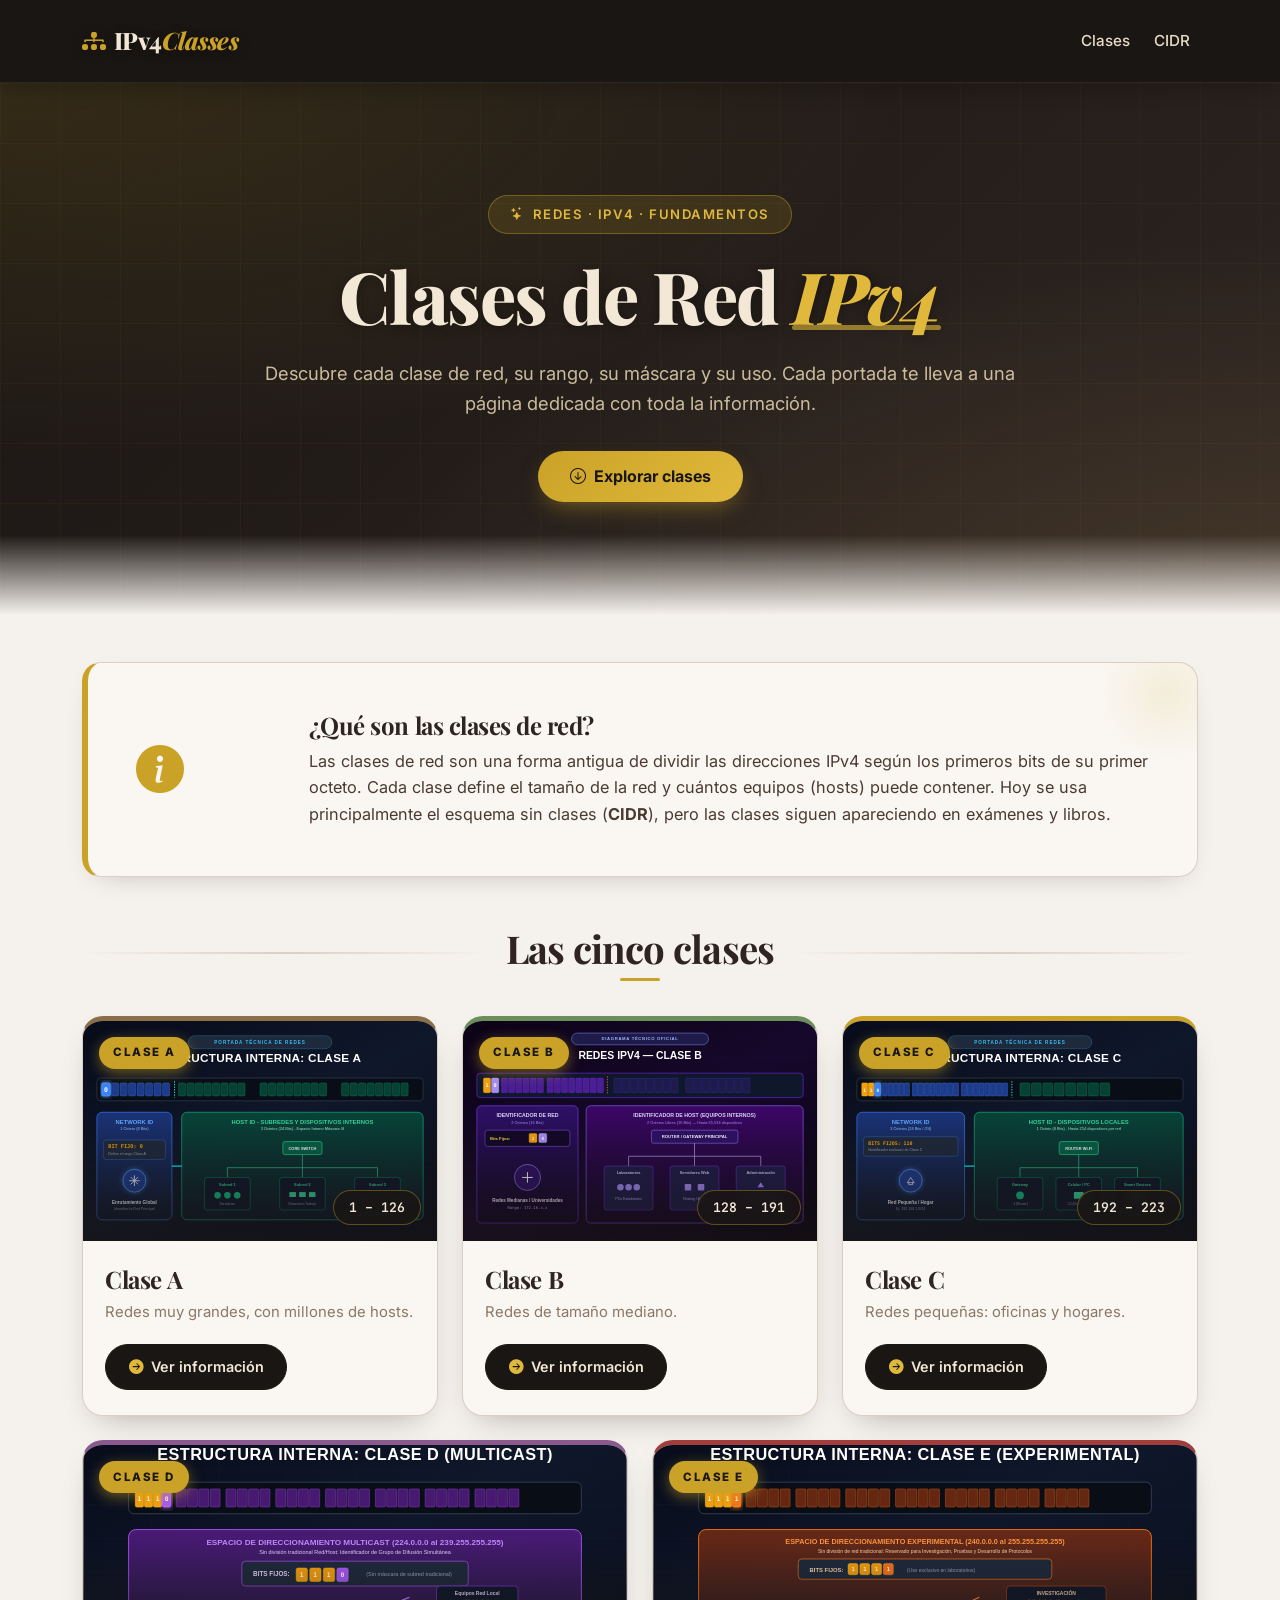
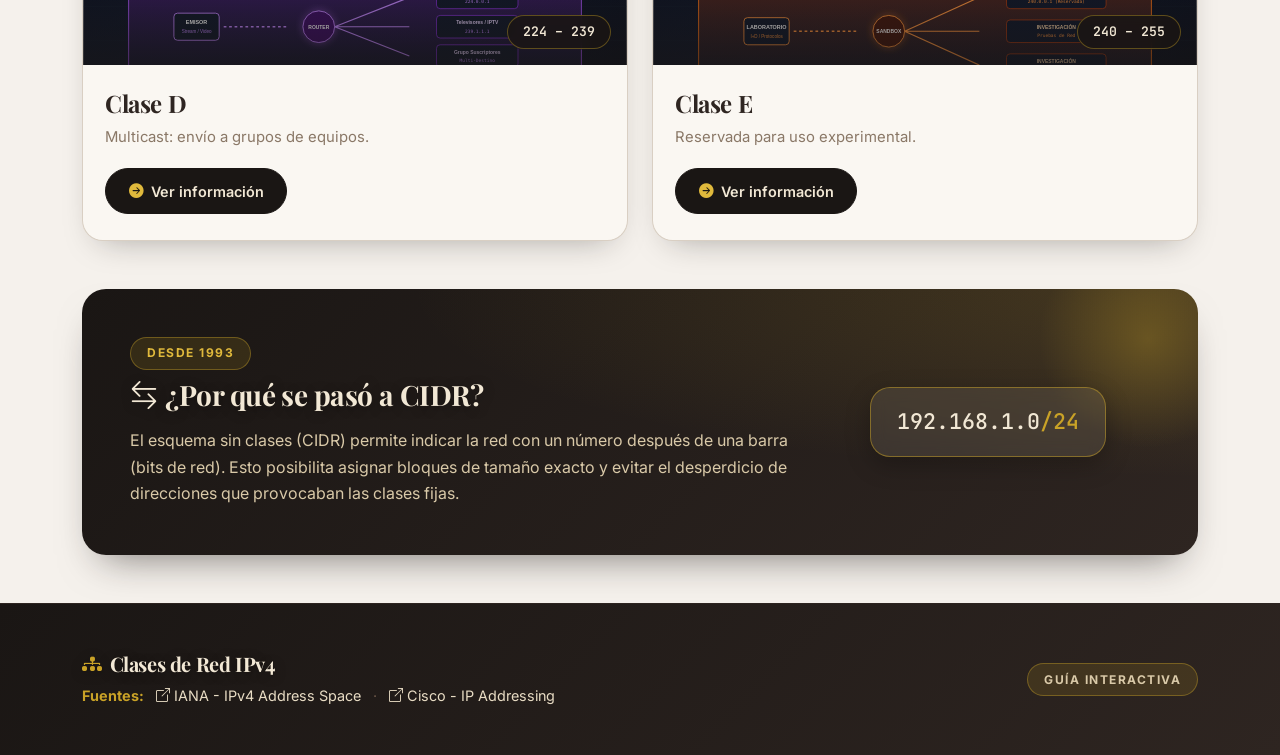
<file: index.html>
<!DOCTYPE html>
<html lang="es">
<head>
  <meta charset="UTF-8">
  <meta name="viewport" content="width=device-width, initial-scale=1.0">
  <title>Clases de Red IPv4 | Guía Interactiva</title>

  <link href="https://cdn.jsdelivr.net/npm/bootstrap@5.3.2/dist/css/bootstrap.min.css" rel="stylesheet">
  <link rel="stylesheet" href="https://cdn.jsdelivr.net/npm/bootstrap-icons@1.11.1/font/bootstrap-icons.css">
  <link rel="preconnect" href="https://fonts.googleapis.com">
  <link rel="preconnect" href="https://fonts.gstatic.com" crossorigin>
  <link href="https://fonts.googleapis.com/css2?family=Playfair+Display:wght@600;700;800&family=Inter:wght@300;400;500;600;700&family=JetBrains+Mono:wght@500&display=swap" rel="stylesheet">

  <link rel="stylesheet" href="css/styles.css">
</head>
<body>

  <!-- ===== NAVBAR ===== -->
  <nav class="navbar navbar-expand-lg navbar-custom sticky-top">
    <div class="container">
      <a class="navbar-brand" href="index.html">
        <i class="bi bi-diagram-3-fill me-2"></i>IPv4<span class="brand-accent">Classes</span>
      </a>
      <button class="navbar-toggler" type="button" data-bs-toggle="collapse" data-bs-target="#navMenu">
        <span class="navbar-toggler-icon"></span>
      </button>
      <div class="collapse navbar-collapse" id="navMenu">
        <ul class="navbar-nav ms-auto">
          <li class="nav-item"><a class="nav-link" href="#clases">Clases</a></li>
          <li class="nav-item"><a class="nav-link" href="#cidr">CIDR</a></li>
        </ul>
      </div>
    </div>
  </nav>

  <!-- ===== HERO ===== -->
  <header class="hero text-center">
    <div class="hero-overlay"></div>
    <div class="container position-relative py-5">
      <span class="badge-hero mb-4 d-inline-block">
        <i class="bi bi-stars me-2"></i>Redes · IPv4 · Fundamentos
      </span>
      <h1 class="hero-title mb-4">
        Clases de Red <span class="accent-word">IPv4</span>
      </h1>
      <p class="hero-subtitle mx-auto">
        Descubre cada clase de red, su rango, su máscara y su uso.
        Cada portada te lleva a una página dedicada con toda la información.
      </p>
      <a href="#clases" class="btn btn-gold btn-lg mt-3">
        <i class="bi bi-arrow-down-circle me-2"></i>Explorar clases
      </a>
    </div>
  </header>

  <main class="container my-5">

    <!-- ===== INTRO ===== -->
    <section class="mb-5">
      <div class="intro-card p-4 p-md-5">
        <div class="row align-items-center g-4">
          <div class="col-md-2 text-center text-md-start">
            <i class="bi bi-info-circle-fill intro-icon"></i>
          </div>
          <div class="col-md-10">
            <h2 class="h4 mb-2">¿Qué son las clases de red?</h2>
            <p class="mb-0">
              Las clases de red son una forma antigua de dividir las direcciones IPv4 según los primeros bits
              de su primer octeto. Cada clase define el tamaño de la red y cuántos equipos (hosts) puede contener.
              Hoy se usa principalmente el esquema sin clases (<strong>CIDR</strong>), pero las clases siguen
              apareciendo en exámenes y libros.
            </p>
          </div>
        </div>
      </div>
    </section>

    <!-- ===== PORTADAS DE LAS 5 CLASES ===== -->
    <section id="clases">
      <div class="section-title">
        <span class="section-line"></span>
        <h2>Las cinco clases</h2>
        <span class="section-line"></span>
      </div>

      <div class="row g-4">

        <div class="col-md-6 col-lg-4">
          <div class="portada-card portada-a">
            <div class="portada-img">
              <img src="img/clase-a.svg" alt="Portada Clase A">
              <span class="portada-badge">Clase A</span>
              <span class="portada-rango">1 – 126</span>
            </div>
            <div class="portada-body">
              <h3>Clase A</h3>
              <p class="portada-desc">Redes muy grandes, con millones de hosts.</p>
              <a href="clase-a.html" class="btn btn-portada">
                <i class="bi bi-arrow-right-circle-fill me-2"></i>Ver información
              </a>
            </div>
          </div>
        </div>

        <div class="col-md-6 col-lg-4">
          <div class="portada-card portada-b">
            <div class="portada-img">
              <img src="img/clase-b.svg" alt="Portada Clase B">
              <span class="portada-badge">Clase B</span>
              <span class="portada-rango">128 – 191</span>
            </div>
            <div class="portada-body">
              <h3>Clase B</h3>
              <p class="portada-desc">Redes de tamaño mediano.</p>
              <a href="clase-b.html" class="btn btn-portada">
                <i class="bi bi-arrow-right-circle-fill me-2"></i>Ver información
              </a>
            </div>
          </div>
        </div>

        <div class="col-md-6 col-lg-4">
          <div class="portada-card portada-c">
            <div class="portada-img">
              <img src="img/clase-c.svg" alt="Portada Clase C">
              <span class="portada-badge">Clase C</span>
              <span class="portada-rango">192 – 223</span>
            </div>
            <div class="portada-body">
              <h3>Clase C</h3>
              <p class="portada-desc">Redes pequeñas: oficinas y hogares.</p>
              <a href="clase-c.html" class="btn btn-portada">
                <i class="bi bi-arrow-right-circle-fill me-2"></i>Ver información
              </a>
            </div>
          </div>
        </div>

        <div class="col-md-6 col-lg-6">
          <div class="portada-card portada-d">
            <div class="portada-img">
              <img src="img/clase-d.svg" alt="Portada Clase D">
              <span class="portada-badge">Clase D</span>
              <span class="portada-rango">224 – 239</span>
            </div>
            <div class="portada-body">
              <h3>Clase D</h3>
              <p class="portada-desc">Multicast: envío a grupos de equipos.</p>
              <a href="clase-d.html" class="btn btn-portada">
                <i class="bi bi-arrow-right-circle-fill me-2"></i>Ver información
              </a>
            </div>
          </div>
        </div>

        <div class="col-md-6 col-lg-6">
          <div class="portada-card portada-e">
            <div class="portada-img">
              <img src="img/clase-e.svg" alt="Portada Clase E">
              <span class="portada-badge">Clase E</span>
              <span class="portada-rango">240 – 255</span>
            </div>
            <div class="portada-body">
              <h3>Clase E</h3>
              <p class="portada-desc">Reservada para uso experimental.</p>
              <a href="clase-e.html" class="btn btn-portada">
                <i class="bi bi-arrow-right-circle-fill me-2"></i>Ver información
              </a>
            </div>
          </div>
        </div>

      </div>
    </section>

    <!-- ===== CIDR ===== -->
    <section class="mt-5" id="cidr">
      <div class="cidr-card p-4 p-md-5">
        <div class="row align-items-center g-4">
          <div class="col-lg-8">
            <span class="tag-gold mb-2 d-inline-block">Desde 1993</span>
            <h3 class="cidr-title mb-3">
              <i class="bi bi-arrow-left-right me-2"></i>¿Por qué se pasó a CIDR?
            </h3>
            <p class="mb-0">
              El esquema sin clases (CIDR) permite indicar la red con un número después de una barra
              (bits de red). Esto posibilita asignar bloques de tamaño exacto y evitar el desperdicio
              de direcciones que provocaban las clases fijas.
            </p>
          </div>
          <div class="col-lg-4 text-center">
            <div class="ejemplo-cidr">192.168.1.0<span class="text-gold">/24</span></div>
          </div>
        </div>
      </div>
    </section>

  </main>

  <!-- ===== FOOTER ===== -->
  <footer class="footer-custom py-5 mt-5">
    <div class="container">
      <div class="row align-items-center">
        <div class="col-md-6 mb-3 mb-md-0">
          <h5 class="mb-1"><i class="bi bi-diagram-3-fill me-2 text-gold"></i>Clases de Red IPv4</h5>
          <!-- Reemplazado el texto antiguo por los enlaces a fuentes -->
          <div class="footer-sources mt-2">
            <span class="source-label">Fuentes:</span>
            <a href="https://www.iana.org/assignments/ipv4-address-space/ipv4-address-space.xhtml" target="_blank" rel="noopener noreferrer">
              <i class="bi bi-box-arrow-up-right me-1"></i>IANA - IPv4 Address Space
            </a>
            <span class="source-sep">·</span>
            <a href="https://www.cisco.com/c/en/us/support/docs/ip/routing-information-protocol-rip/13788-3.html" target="_blank" rel="noopener noreferrer">
              <i class="bi bi-box-arrow-up-right me-1"></i>Cisco - IP Addressing
            </a>
          </div>
        </div>
        <div class="col-md-6 text-md-end">
          <!-- Eliminado el "Networking Fundamentals" y reemplazado por un texto de año o similar -->
          <span class="footer-tag">Guía Interactiva</span>
        </div>
      </div>
    </div>
  </footer>

  <script src="https://cdn.jsdelivr.net/npm/bootstrap@5.3.2/dist/js/bootstrap.bundle.min.js"></script>
  <script src="js/script.js"></script>
</body>
</html>
</file>
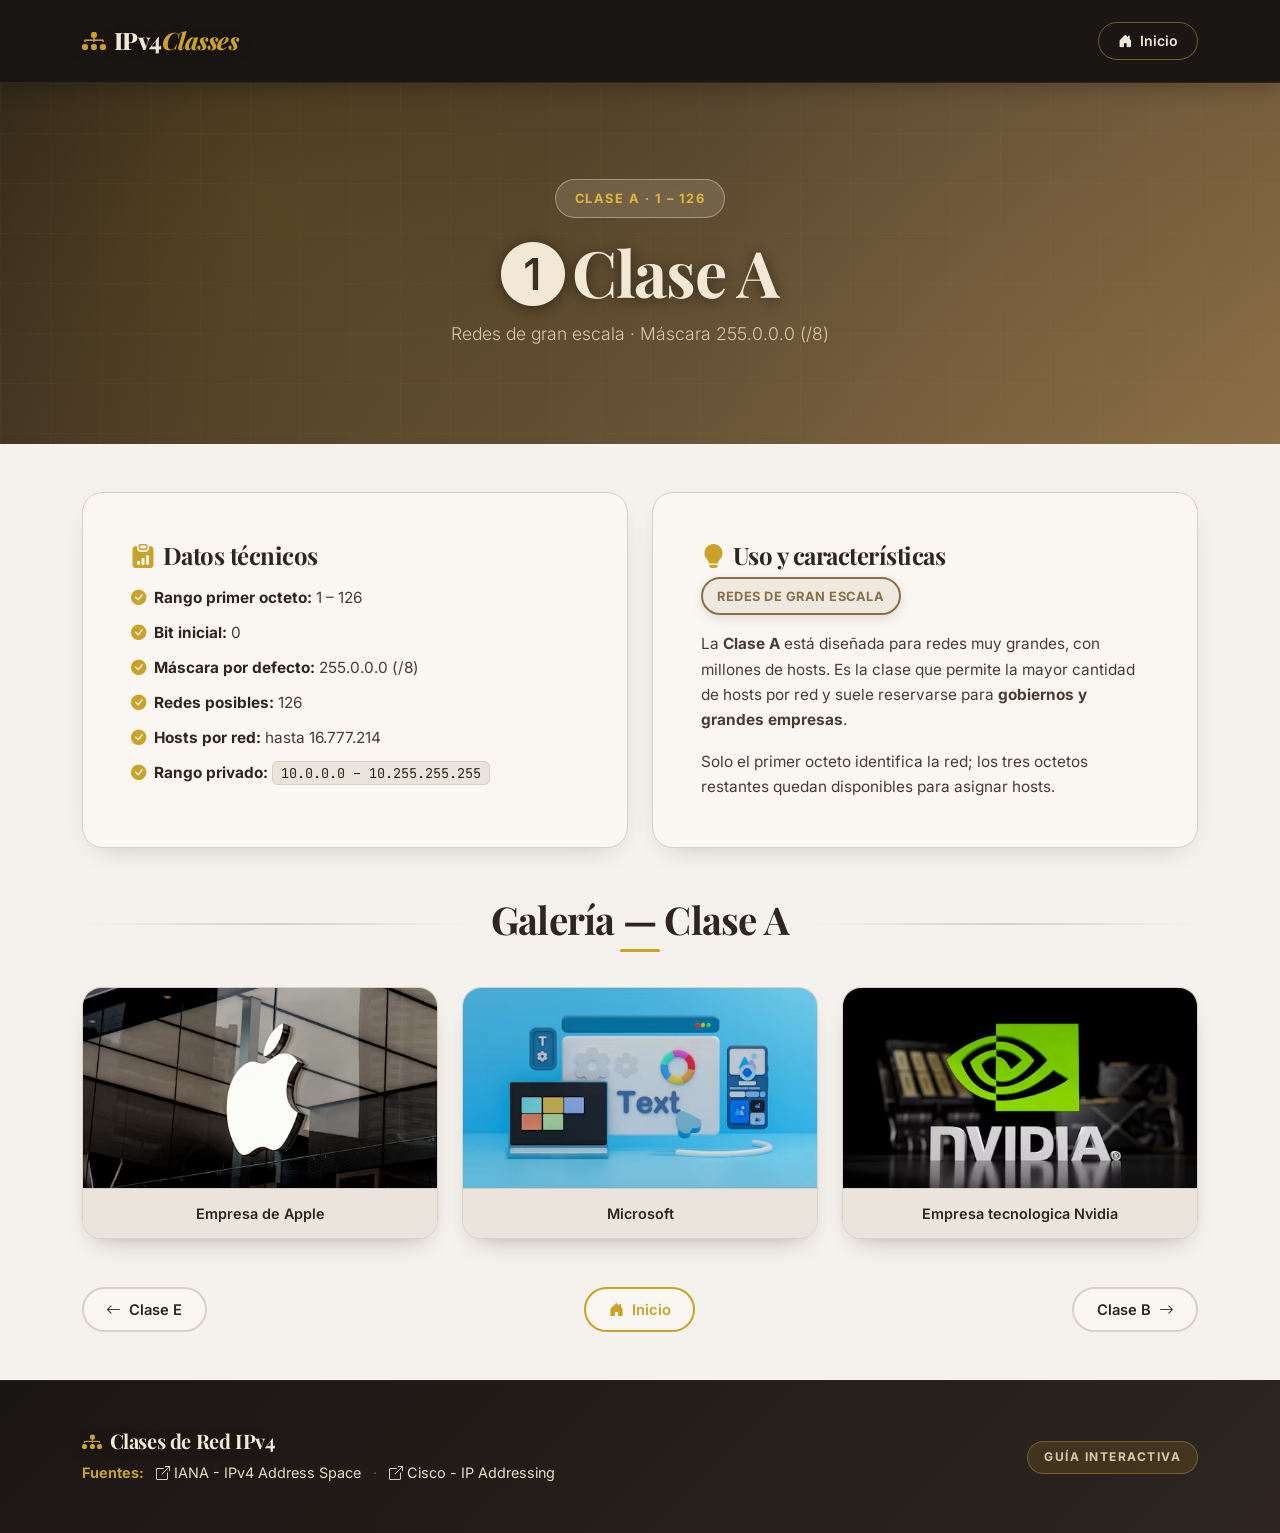
<file: clase-a.html>
<!DOCTYPE html>
<html lang="es">
<head>
  <meta charset="UTF-8">
  <meta name="viewport" content="width=device-width, initial-scale=1.0">
  <title>Clase A | Clases de Red IPv4</title>

  <link href="https://cdn.jsdelivr.net/npm/bootstrap@5.3.2/dist/css/bootstrap.min.css" rel="stylesheet">
  <link rel="stylesheet" href="https://cdn.jsdelivr.net/npm/bootstrap-icons@1.11.1/font/bootstrap-icons.css">
  <link rel="preconnect" href="https://fonts.googleapis.com">
  <link rel="preconnect" href="https://fonts.gstatic.com" crossorigin>
  <link href="https://fonts.googleapis.com/css2?family=Playfair+Display:wght@600;700;800&family=Inter:wght@300;400;500;600;700&family=JetBrains+Mono:wght@500&display=swap" rel="stylesheet">

  <link rel="stylesheet" href="css/styles.css">
</head>
<body class="pagina-clase pagina-clase-a">

  <nav class="navbar navbar-expand-lg navbar-custom sticky-top">
    <div class="container">
      <a class="navbar-brand" href="index.html">
        <i class="bi bi-diagram-3-fill me-2"></i>IPv4<span class="brand-accent">Classes</span>
      </a>
      <div class="ms-auto">
        <a href="index.html" class="btn btn-nav-outline">
          <i class="bi bi-house-door-fill me-2"></i>Inicio
        </a>
      </div>
    </div>
  </nav>

  <header class="hero-clase text-center">
    <div class="hero-clase-overlay"></div>
    <div class="container py-5 position-relative">
      <span class="badge-clase mb-3 d-inline-block">Clase A · 1 – 126</span>
      <h1 class="display-3 fw-bold mb-2">
        <i class="bi bi-1-circle-fill me-2"></i>Clase A
      </h1>
      <p class="lead mb-0">Redes de gran escala · Máscara 255.0.0.0 (/8)</p>
    </div>
  </header>

  <main class="container my-5">

    <section class="row g-4 mb-5">
      <div class="col-lg-6">
        <div class="info-card p-4 p-md-5 h-100">
          <h2 class="h4 mb-3"><i class="bi bi-clipboard-data-fill me-2 text-gold"></i>Datos técnicos</h2>
          <ul class="list-unstyled mb-0 lista-tecnica">
            <li><i class="bi bi-check-circle-fill me-2"></i><strong>Rango primer octeto:</strong> 1 – 126</li>
            <li><i class="bi bi-check-circle-fill me-2"></i><strong>Bit inicial:</strong> 0</li>
            <li><i class="bi bi-check-circle-fill me-2"></i><strong>Máscara por defecto:</strong> 255.0.0.0 (/8)</li>
            <li><i class="bi bi-check-circle-fill me-2"></i><strong>Redes posibles:</strong> 126</li>
            <li><i class="bi bi-check-circle-fill me-2"></i><strong>Hosts por red:</strong> hasta 16.777.214</li>
            <li><i class="bi bi-check-circle-fill me-2"></i><strong>Rango privado:</strong> <code>10.0.0.0 – 10.255.255.255</code></li>
          </ul>
        </div>
      </div>
      <div class="col-lg-6">
        <div class="info-card p-4 p-md-5 h-100">
          <div class="d-flex justify-content-between align-items-center mb-3 flex-wrap gap-2">
            <h2 class="h4 mb-0"><i class="bi bi-lightbulb-fill me-2 text-gold"></i>Uso y características</h2>
            <span class="badge-clase-info badge-a">Redes de gran escala</span>
          </div>
          <p>
            La <strong>Clase A</strong> está diseñada para redes muy grandes, con millones de hosts.
            Es la clase que permite la mayor cantidad de hosts por red y suele reservarse para
            <strong>gobiernos y grandes empresas</strong>.
          </p>
          <p class="mb-0">
            Solo el primer octeto identifica la red; los tres octetos restantes quedan disponibles
            para asignar hosts.
          </p>
        </div>
      </div>
    </section>

    <section class="mb-5">
      <div class="section-title">
        <span class="section-line"></span>
        <h2>Galería — Clase A</h2>
        <span class="section-line"></span>
      </div>
      <div class="row g-4">
        <div class="col-md-4">
          <div class="galeria-item">
            <img src="img/a-1.avif" alt="Empresa de Apple">
            <div class="galeria-caption">Empresa de Apple</div>
          </div>
        </div>
        <div class="col-md-4">
          <div class="galeria-item">
            <img src="img/a-2.avif" alt="Microsoft">
            <div class="galeria-caption">Microsoft</div>
          </div>
        </div>
        <div class="col-md-4">
          <div class="galeria-item">
            <img src="img/a-3.avif" alt="Empresa tecnologica Nvidia">
            <div class="galeria-caption">Empresa tecnologica Nvidia</div>
          </div>
        </div>
      </div>
    </section>

    <section class="d-flex flex-wrap justify-content-between gap-3 mt-5">
      <a href="clase-e.html" class="btn btn-nav-clase">
        <i class="bi bi-arrow-left me-2"></i>Clase E
      </a>
      <a href="index.html" class="btn btn-nav-clase btn-nav-central">
        <i class="bi bi-house-door-fill me-2"></i>Inicio
      </a>
      <a href="clase-b.html" class="btn btn-nav-clase">
        Clase B<i class="bi bi-arrow-right ms-2"></i>
      </a>
    </section>

  </main>

  <footer class="footer-custom py-5 mt-5">
    <div class="container">
      <div class="row align-items-center">
        <div class="col-md-6 mb-3 mb-md-0">
          <h5 class="mb-1"><i class="bi bi-diagram-3-fill me-2 text-gold"></i>Clases de Red IPv4</h5>
          <div class="footer-sources mt-2">
            <span class="source-label">Fuentes:</span>
            <a href="https://www.iana.org/assignments/ipv4-address-space/ipv4-address-space.xhtml" target="_blank" rel="noopener noreferrer">
              <i class="bi bi-box-arrow-up-right me-1"></i>IANA - IPv4 Address Space
            </a>
            <span class="source-sep">·</span>
            <a href="https://www.cisco.com/c/en/us/support/docs/ip/routing-information-protocol-rip/13788-3.html" target="_blank" rel="noopener noreferrer">
              <i class="bi bi-box-arrow-up-right me-1"></i>Cisco - IP Addressing
            </a>
          </div>
        </div>
        <div class="col-md-6 text-md-end">
          <span class="footer-tag">Guía Interactiva</span>
        </div>
      </div>
    </div>
  </footer>

  <script src="https://cdn.jsdelivr.net/npm/bootstrap@5.3.2/dist/js/bootstrap.bundle.min.js"></script>
  <script src="js/script.js"></script>
</body>
</html>
</file>
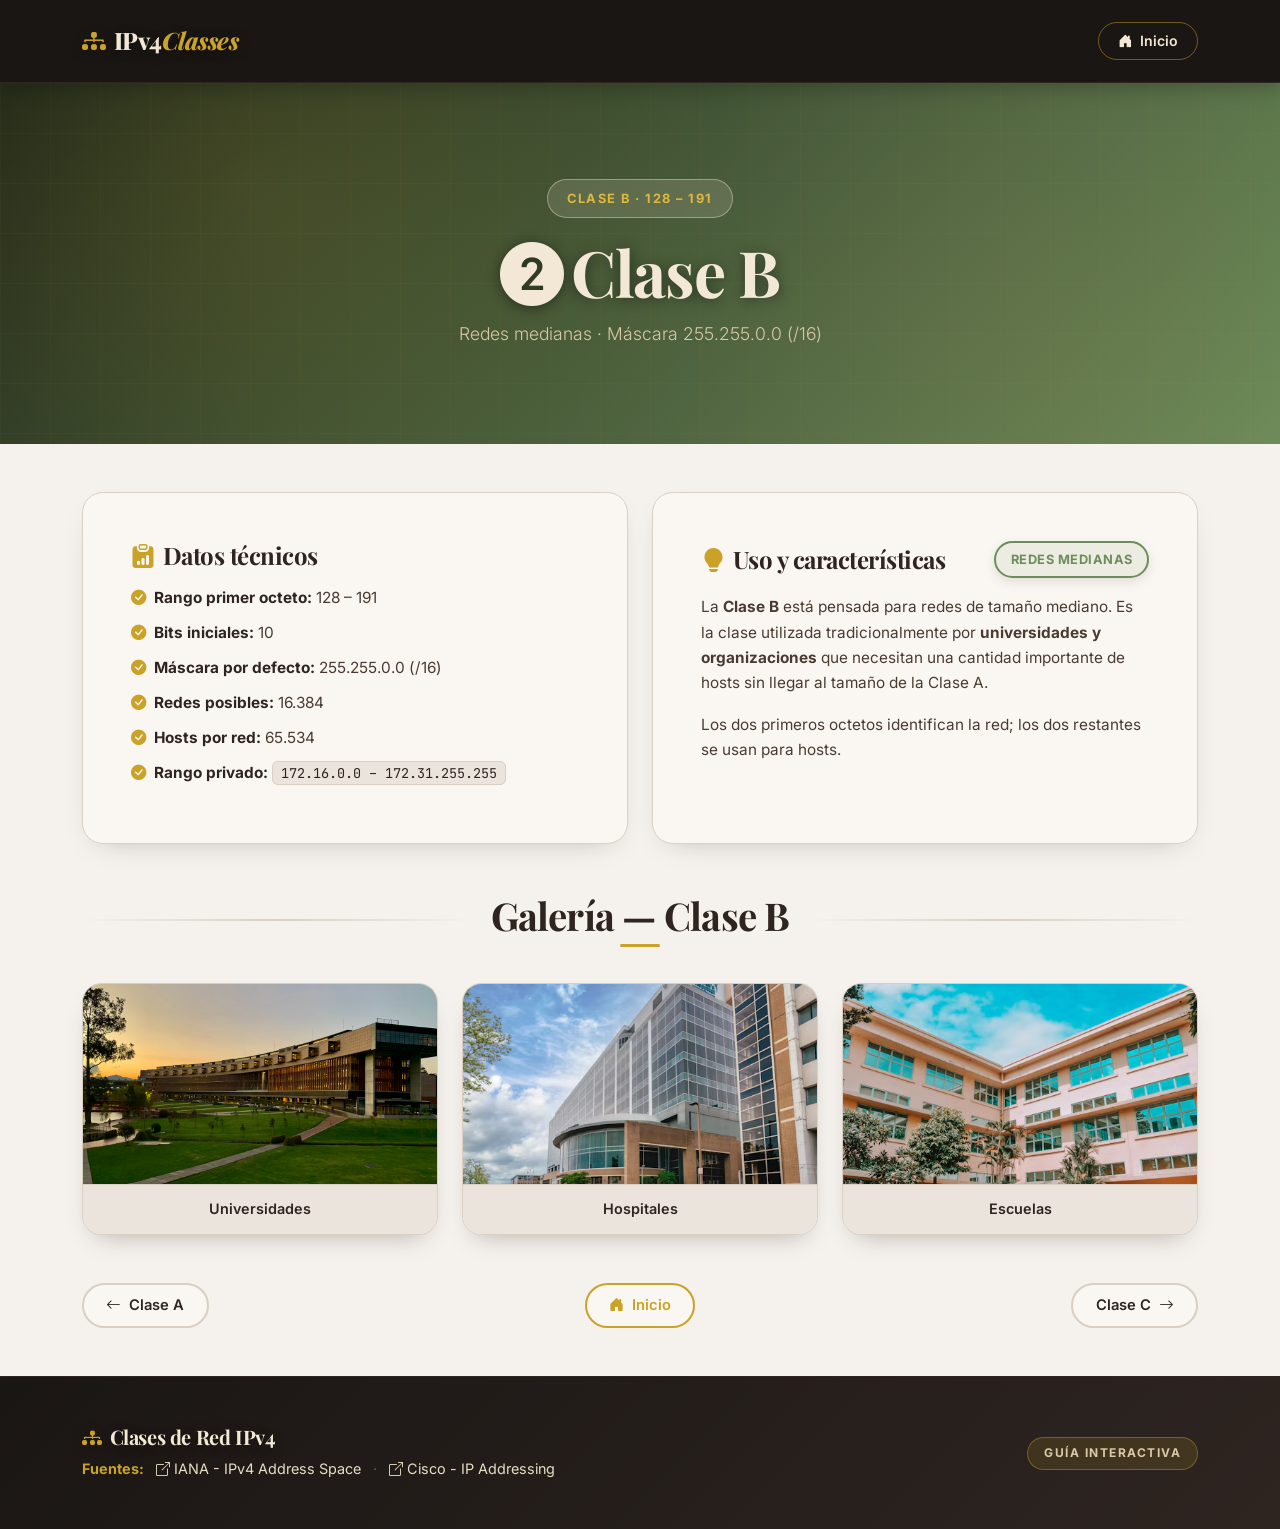
<file: clase-b.html>
<!DOCTYPE html>
<html lang="es">
<head>
  <meta charset="UTF-8">
  <meta name="viewport" content="width=device-width, initial-scale=1.0">
  <title>Clase B | Clases de Red IPv4</title>

  <link href="https://cdn.jsdelivr.net/npm/bootstrap@5.3.2/dist/css/bootstrap.min.css" rel="stylesheet">
  <link rel="stylesheet" href="https://cdn.jsdelivr.net/npm/bootstrap-icons@1.11.1/font/bootstrap-icons.css">
  <link rel="preconnect" href="https://fonts.googleapis.com">
  <link rel="preconnect" href="https://fonts.gstatic.com" crossorigin>
  <link href="https://fonts.googleapis.com/css2?family=Playfair+Display:wght@600;700;800&family=Inter:wght@300;400;500;600;700&family=JetBrains+Mono:wght@500&display=swap" rel="stylesheet">

  <link rel="stylesheet" href="css/styles.css">
</head>
<body class="pagina-clase pagina-clase-b">

  <nav class="navbar navbar-expand-lg navbar-custom sticky-top">
    <div class="container">
      <a class="navbar-brand" href="index.html">
        <i class="bi bi-diagram-3-fill me-2"></i>IPv4<span class="brand-accent">Classes</span>
      </a>
      <div class="ms-auto">
        <a href="index.html" class="btn btn-nav-outline">
          <i class="bi bi-house-door-fill me-2"></i>Inicio
        </a>
      </div>
    </div>
  </nav>

  <header class="hero-clase text-center">
    <div class="hero-clase-overlay"></div>
    <div class="container py-5 position-relative">
      <span class="badge-clase mb-3 d-inline-block">Clase B · 128 – 191</span>
      <h1 class="display-3 fw-bold mb-2">
        <i class="bi bi-2-circle-fill me-2"></i>Clase B
      </h1>
      <p class="lead mb-0">Redes medianas · Máscara 255.255.0.0 (/16)</p>
    </div>
  </header>

  <main class="container my-5">

    <section class="row g-4 mb-5">
      <div class="col-lg-6">
        <div class="info-card p-4 p-md-5 h-100">
          <h2 class="h4 mb-3"><i class="bi bi-clipboard-data-fill me-2 text-gold"></i>Datos técnicos</h2>
          <ul class="list-unstyled mb-0 lista-tecnica">
            <li><i class="bi bi-check-circle-fill me-2"></i><strong>Rango primer octeto:</strong> 128 – 191</li>
            <li><i class="bi bi-check-circle-fill me-2"></i><strong>Bits iniciales:</strong> 10</li>
            <li><i class="bi bi-check-circle-fill me-2"></i><strong>Máscara por defecto:</strong> 255.255.0.0 (/16)</li>
            <li><i class="bi bi-check-circle-fill me-2"></i><strong>Redes posibles:</strong> 16.384</li>
            <li><i class="bi bi-check-circle-fill me-2"></i><strong>Hosts por red:</strong> 65.534</li>
            <li><i class="bi bi-check-circle-fill me-2"></i><strong>Rango privado:</strong> <code>172.16.0.0 – 172.31.255.255</code></li>
          </ul>
        </div>
      </div>
      <div class="col-lg-6">
        <div class="info-card p-4 p-md-5 h-100">
          <div class="d-flex justify-content-between align-items-center mb-3 flex-wrap gap-2">
            <h2 class="h4 mb-0"><i class="bi bi-lightbulb-fill me-2 text-gold"></i>Uso y características</h2>
            <span class="badge-clase-info badge-b">Redes medianas</span>
          </div>
          <p>
            La <strong>Clase B</strong> está pensada para redes de tamaño mediano. Es la clase
            utilizada tradicionalmente por <strong>universidades y organizaciones</strong> que
            necesitan una cantidad importante de hosts sin llegar al tamaño de la Clase A.
          </p>
          <p class="mb-0">
            Los dos primeros octetos identifican la red; los dos restantes se usan para hosts.
          </p>
        </div>
      </div>
    </section>

    <section class="mb-5">
      <div class="section-title">
        <span class="section-line"></span>
        <h2>Galería — Clase B</h2>
        <span class="section-line"></span>
      </div>
      <div class="row g-4">
        <div class="col-md-4">
          <div class="galeria-item">
            <img src="img/b-1.avif" alt="Esquema general">
            <div class="galeria-caption">Universidades</div>
          </div>
        </div>
        <div class="col-md-4">
          <div class="galeria-item">
            <img src="img/b-2.avif" alt="Ejemplo de red">
            <div class="galeria-caption">Hospitales</div>
          </div>
        </div>
        <div class="col-md-4">
          <div class="galeria-item">
            <img src="img/b-3.avif" alt="Aplicación práctica">
            <div class="galeria-caption">Escuelas</div>
          </div>
        </div>
      </div>
    </section>

    <section class="d-flex flex-wrap justify-content-between gap-3 mt-5">
      <a href="clase-a.html" class="btn btn-nav-clase">
        <i class="bi bi-arrow-left me-2"></i>Clase A
      </a>
      <a href="index.html" class="btn btn-nav-clase btn-nav-central">
        <i class="bi bi-house-door-fill me-2"></i>Inicio
      </a>
      <a href="clase-c.html" class="btn btn-nav-clase">
        Clase C<i class="bi bi-arrow-right ms-2"></i>
      </a>
    </section>

  </main>

  <footer class="footer-custom py-5 mt-5">
    <div class="container">
      <div class="row align-items-center">
        <div class="col-md-6 mb-3 mb-md-0">
          <h5 class="mb-1"><i class="bi bi-diagram-3-fill me-2 text-gold"></i>Clases de Red IPv4</h5>
          <div class="footer-sources mt-2">
            <span class="source-label">Fuentes:</span>
            <a href="https://www.iana.org/assignments/ipv4-address-space/ipv4-address-space.xhtml" target="_blank" rel="noopener noreferrer">
              <i class="bi bi-box-arrow-up-right me-1"></i>IANA - IPv4 Address Space
            </a>
            <span class="source-sep">·</span>
            <a href="https://www.cisco.com/c/en/us/support/docs/ip/routing-information-protocol-rip/13788-3.html" target="_blank" rel="noopener noreferrer">
              <i class="bi bi-box-arrow-up-right me-1"></i>Cisco - IP Addressing
            </a>
          </div>
        </div>
        <div class="col-md-6 text-md-end">
          <span class="footer-tag">Guía Interactiva</span>
        </div>
      </div>
    </div>
  </footer>

  <script src="https://cdn.jsdelivr.net/npm/bootstrap@5.3.2/dist/js/bootstrap.bundle.min.js"></script>
  <script src="js/script.js"></script>
</body>
</html>
</file>
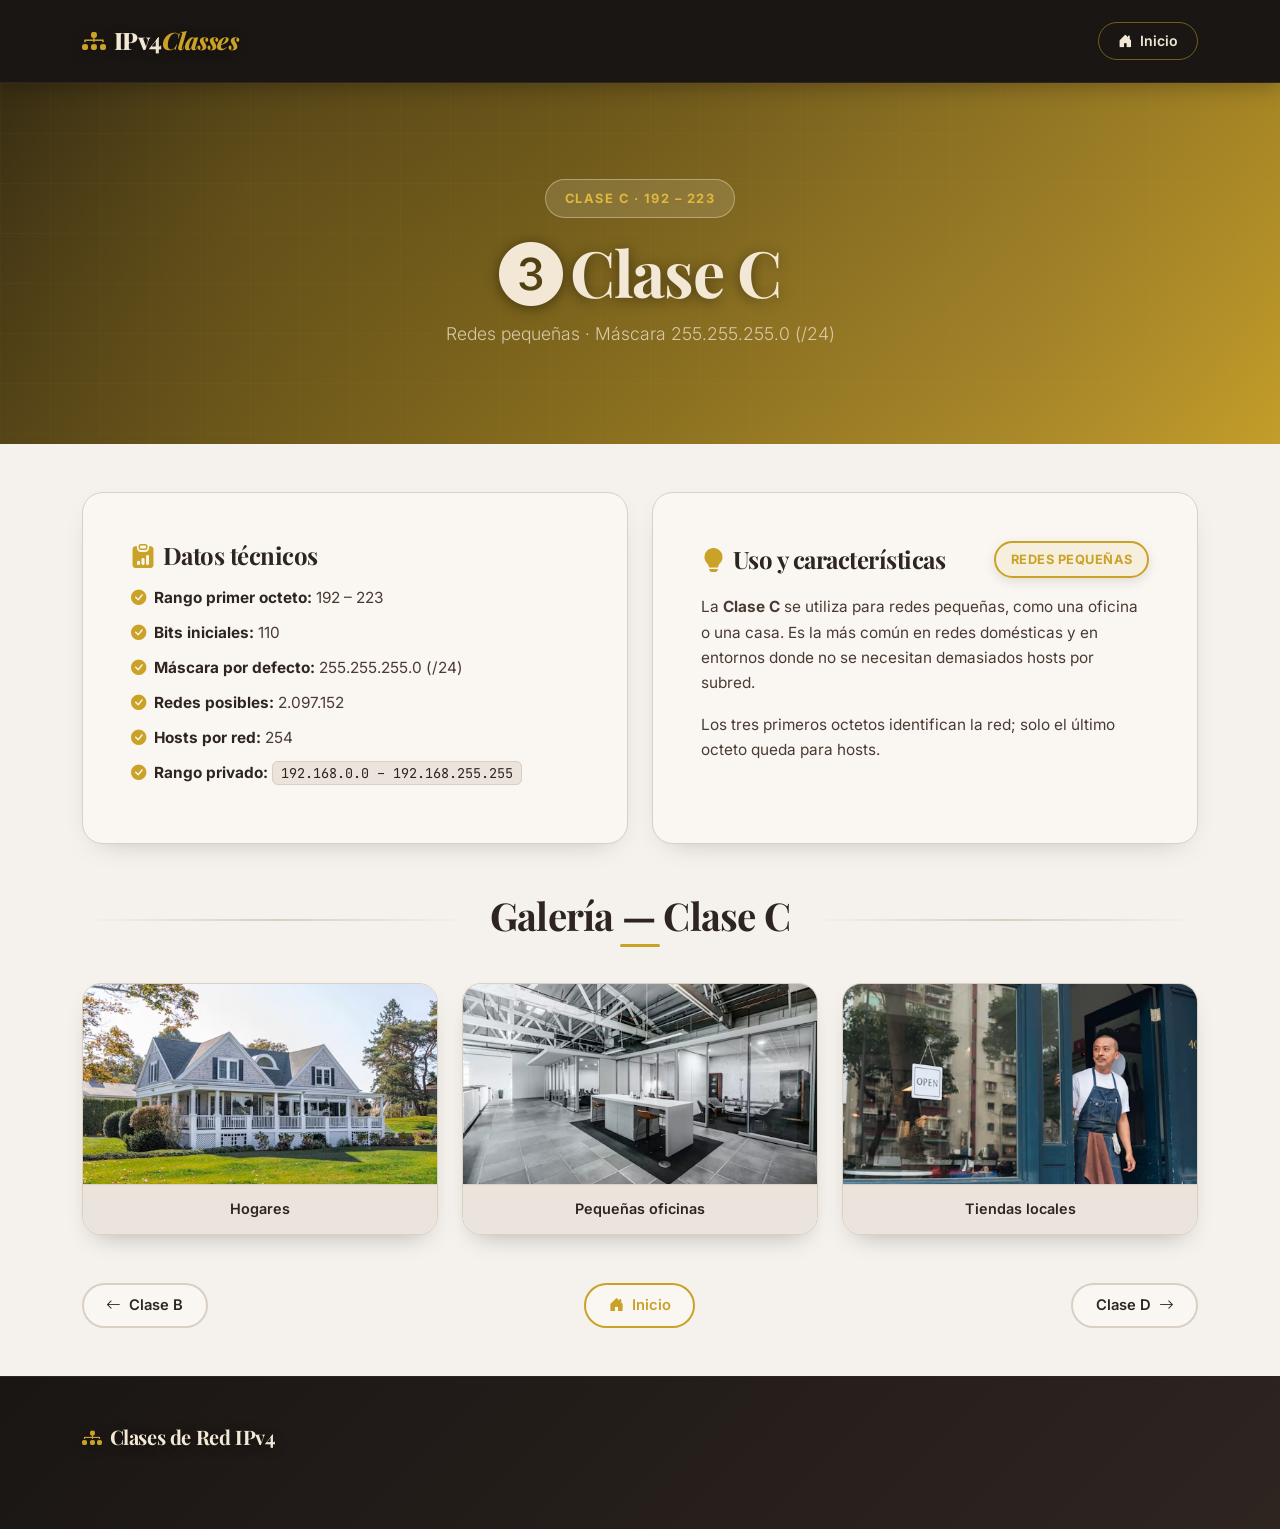
<file: clase-c.html>
<!DOCTYPE html>
<html lang="es">
<head>
  <meta charset="UTF-8">
  <meta name="viewport" content="width=device-width, initial-scale=1.0">
  <title>Clase C | Clases de Red IPv4</title>

  <link href="https://cdn.jsdelivr.net/npm/bootstrap@5.3.2/dist/css/bootstrap.min.css" rel="stylesheet">
  <link rel="stylesheet" href="https://cdn.jsdelivr.net/npm/bootstrap-icons@1.11.1/font/bootstrap-icons.css">
  <link rel="preconnect" href="https://fonts.googleapis.com">
  <link rel="preconnect" href="https://fonts.gstatic.com" crossorigin>
  <link href="https://fonts.googleapis.com/css2?family=Playfair+Display:wght@600;700;800&family=Inter:wght@300;400;500;600;700&family=JetBrains+Mono:wght@500&display=swap" rel="stylesheet">

  <link rel="stylesheet" href="css/styles.css">
</head>
<body class="pagina-clase pagina-clase-c">

  <nav class="navbar navbar-expand-lg navbar-custom sticky-top">
    <div class="container">
      <a class="navbar-brand" href="index.html">
        <i class="bi bi-diagram-3-fill me-2"></i>IPv4<span class="brand-accent">Classes</span>
      </a>
      <div class="ms-auto">
        <a href="index.html" class="btn btn-nav-outline">
          <i class="bi bi-house-door-fill me-2"></i>Inicio
        </a>
      </div>
    </div>
  </nav>

  <header class="hero-clase text-center">
    <div class="hero-clase-overlay"></div>
    <div class="container py-5 position-relative">
      <span class="badge-clase mb-3 d-inline-block">Clase C · 192 – 223</span>
      <h1 class="display-3 fw-bold mb-2">
        <i class="bi bi-3-circle-fill me-2"></i>Clase C
      </h1>
      <p class="lead mb-0">Redes pequeñas · Máscara 255.255.255.0 (/24)</p>
    </div>
  </header>

  <main class="container my-5">

    <section class="row g-4 mb-5">
      <div class="col-lg-6">
        <div class="info-card p-4 p-md-5 h-100">
          <h2 class="h4 mb-3"><i class="bi bi-clipboard-data-fill me-2 text-gold"></i>Datos técnicos</h2>
          <ul class="list-unstyled mb-0 lista-tecnica">
            <li><i class="bi bi-check-circle-fill me-2"></i><strong>Rango primer octeto:</strong> 192 – 223</li>
            <li><i class="bi bi-check-circle-fill me-2"></i><strong>Bits iniciales:</strong> 110</li>
            <li><i class="bi bi-check-circle-fill me-2"></i><strong>Máscara por defecto:</strong> 255.255.255.0 (/24)</li>
            <li><i class="bi bi-check-circle-fill me-2"></i><strong>Redes posibles:</strong> 2.097.152</li>
            <li><i class="bi bi-check-circle-fill me-2"></i><strong>Hosts por red:</strong> 254</li>
            <li><i class="bi bi-check-circle-fill me-2"></i><strong>Rango privado:</strong> <code>192.168.0.0 – 192.168.255.255</code></li>
          </ul>
        </div>
      </div>
      <div class="col-lg-6">
        <div class="info-card p-4 p-md-5 h-100">
          <div class="d-flex justify-content-between align-items-center mb-3 flex-wrap gap-2">
            <h2 class="h4 mb-0"><i class="bi bi-lightbulb-fill me-2 text-gold"></i>Uso y características</h2>
            <span class="badge-clase-info badge-c">Redes pequeñas</span>
          </div>
          <p>
            La <strong>Clase C</strong> se utiliza para redes pequeñas, como una oficina o una casa.
            Es la más común en redes domésticas y en entornos donde no se necesitan demasiados hosts
            por subred.
          </p>
          <p class="mb-0">
            Los tres primeros octetos identifican la red; solo el último octeto queda para hosts.
          </p>
        </div>
      </div>
    </section>

    <section class="mb-5">
      <div class="section-title">
        <span class="section-line"></span>
        <h2>Galería — Clase C</h2>
        <span class="section-line"></span>
      </div>
      <div class="row g-4">
        <div class="col-md-4">
          <div class="galeria-item">
            <img src="img/c-1.avif" alt="Esquema general">
            <div class="galeria-caption">Hogares</div>
          </div>
        </div>
        <div class="col-md-4">
          <div class="galeria-item">
            <img src="img/c-2.avif" alt="Ejemplo de red">
            <div class="galeria-caption">Pequeñas oficinas</div>
          </div>
        </div>
        <div class="col-md-4">
          <div class="galeria-item">
            <img src="img/c-3.avif" alt="Aplicación práctica">
            <div class="galeria-caption">Tiendas locales</div>
          </div>
        </div>
      </div>
    </section>

    <section class="d-flex flex-wrap justify-content-between gap-3 mt-5">
      <a href="clase-b.html" class="btn btn-nav-clase">
        <i class="bi bi-arrow-left me-2"></i>Clase B
      </a>
      <a href="index.html" class="btn btn-nav-clase btn-nav-central">
        <i class="bi bi-house-door-fill me-2"></i>Inicio
      </a>
      <a href="clase-d.html" class="btn btn-nav-clase">
        Clase D<i class="bi bi-arrow-right ms-2"></i>
      </a>
    </section>

  </main>

  <footer class="footer-custom py-5 mt-5">
    <div class="container">
      <div class="row align-items-center">
        <div class="col-md-6 mb-3 mb-md-0">
          <h5 class="mb-1"><i class="bi bi-diagram-3-fill me-2 text-gold"></i>Clases de Red IPv4</h5>
          <div class="footer-sources mt-2">
            <span class="source-label">
</file>
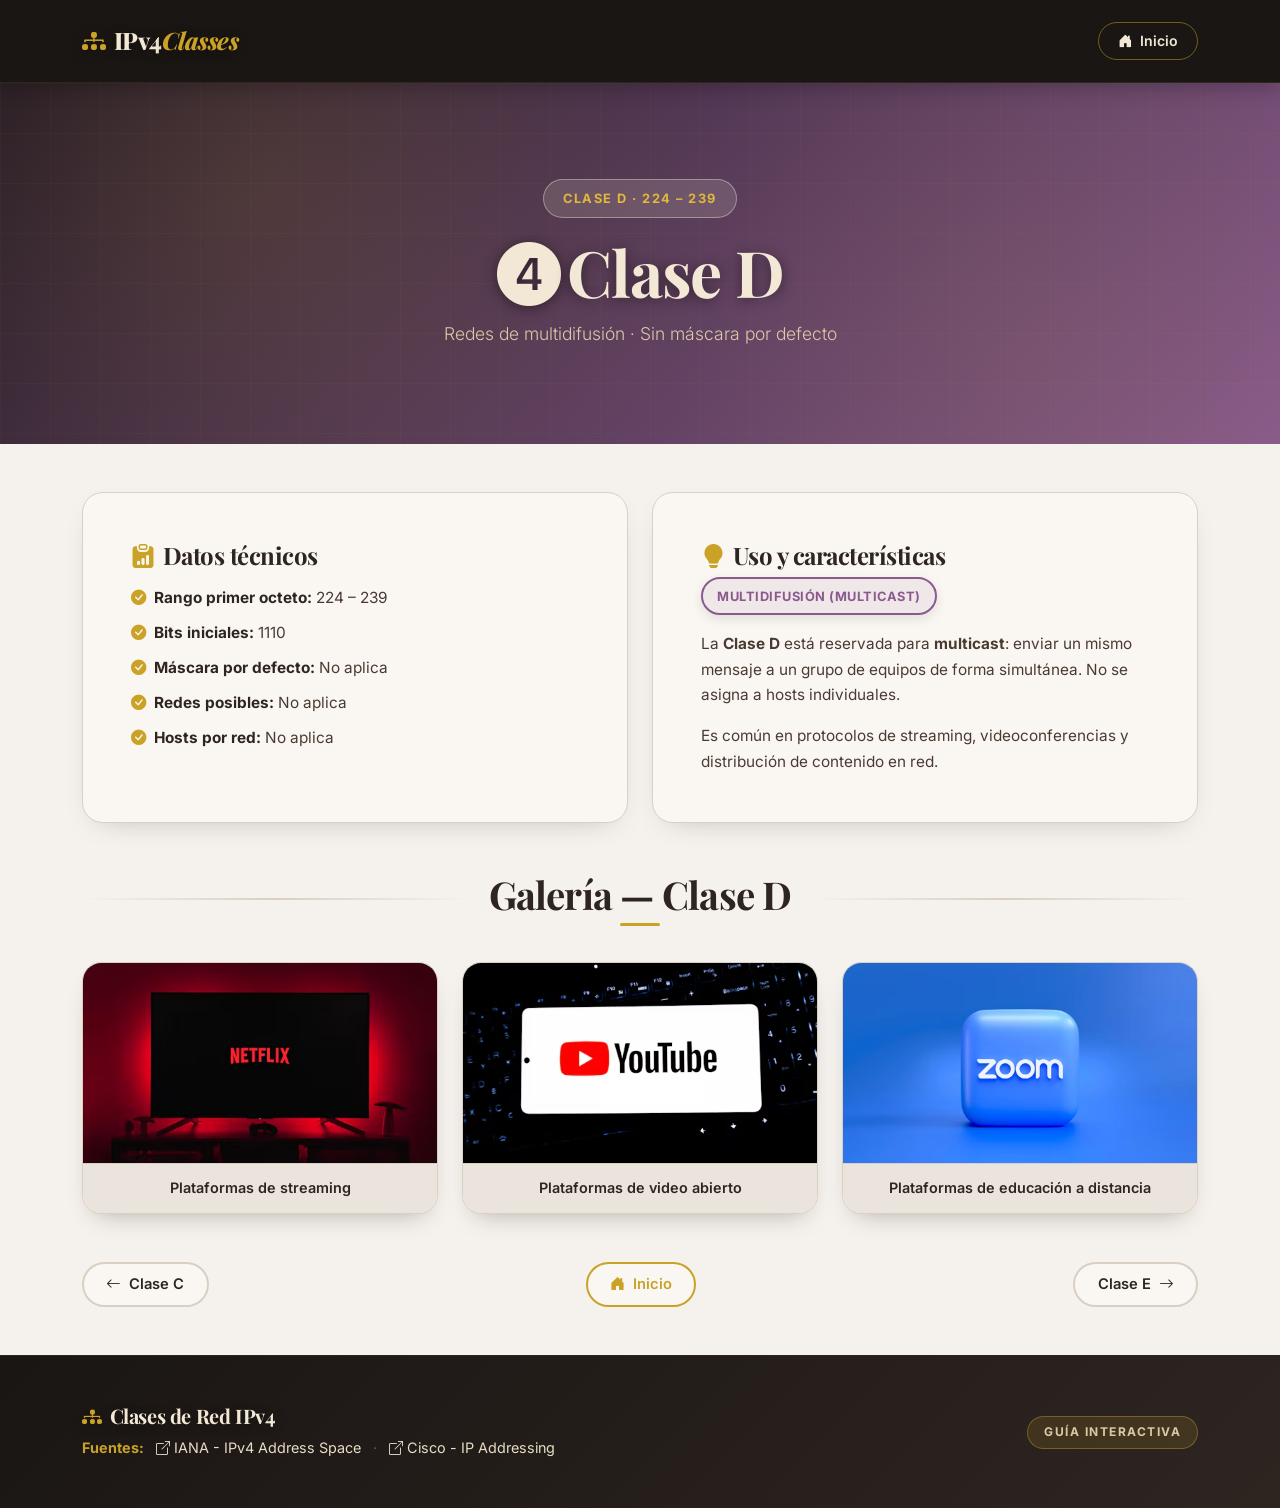
<file: clase-d.html>
<!DOCTYPE html>
<html lang="es">
<head>
  <meta charset="UTF-8">
  <meta name="viewport" content="width=device-width, initial-scale=1.0">
  <title>Clase D | Clases de Red IPv4</title>

  <link href="https://cdn.jsdelivr.net/npm/bootstrap@5.3.2/dist/css/bootstrap.min.css" rel="stylesheet">
  <link rel="stylesheet" href="https://cdn.jsdelivr.net/npm/bootstrap-icons@1.11.1/font/bootstrap-icons.css">
  <link rel="preconnect" href="https://fonts.googleapis.com">
  <link rel="preconnect" href="https://fonts.gstatic.com" crossorigin>
  <link href="https://fonts.googleapis.com/css2?family=Playfair+Display:wght@600;700;800&family=Inter:wght@300;400;500;600;700&family=JetBrains+Mono:wght@500&display=swap" rel="stylesheet">

  <link rel="stylesheet" href="css/styles.css">
</head>
<body class="pagina-clase pagina-clase-d">

  <nav class="navbar navbar-expand-lg navbar-custom sticky-top">
    <div class="container">
      <a class="navbar-brand" href="index.html">
        <i class="bi bi-diagram-3-fill me-2"></i>IPv4<span class="brand-accent">Classes</span>
      </a>
      <div class="ms-auto">
        <a href="index.html" class="btn btn-nav-outline">
          <i class="bi bi-house-door-fill me-2"></i>Inicio
        </a>
      </div>
    </div>
  </nav>

  <header class="hero-clase text-center">
    <div class="hero-clase-overlay"></div>
    <div class="container py-5 position-relative">
      <span class="badge-clase mb-3 d-inline-block">Clase D · 224 – 239</span>
      <h1 class="display-3 fw-bold mb-2">
        <i class="bi bi-4-circle-fill me-2"></i>Clase D
      </h1>
      <p class="lead mb-0">Redes de multidifusión · Sin máscara por defecto</p>
    </div>
  </header>

  <main class="container my-5">

    <section class="row g-4 mb-5">
      <div class="col-lg-6">
        <div class="info-card p-4 p-md-5 h-100">
          <h2 class="h4 mb-3"><i class="bi bi-clipboard-data-fill me-2 text-gold"></i>Datos técnicos</h2>
          <ul class="list-unstyled mb-0 lista-tecnica">
            <li><i class="bi bi-check-circle-fill me-2"></i><strong>Rango primer octeto:</strong> 224 – 239</li>
            <li><i class="bi bi-check-circle-fill me-2"></i><strong>Bits iniciales:</strong> 1110</li>
            <li><i class="bi bi-check-circle-fill me-2"></i><strong>Máscara por defecto:</strong> No aplica</li>
            <li><i class="bi bi-check-circle-fill me-2"></i><strong>Redes posibles:</strong> No aplica</li>
            <li><i class="bi bi-check-circle-fill me-2"></i><strong>Hosts por red:</strong> No aplica</li>
          </ul>
        </div>
      </div>
      <div class="col-lg-6">
        <div class="info-card p-4 p-md-5 h-100">
          <div class="d-flex justify-content-between align-items-center mb-3 flex-wrap gap-2">
            <h2 class="h4 mb-0"><i class="bi bi-lightbulb-fill me-2 text-gold"></i>Uso y características</h2>
            <span class="badge-clase-info badge-d">Multidifusión (Multicast)</span>
          </div>
          <p>
            La <strong>Clase D</strong> está reservada para <strong>multicast</strong>: enviar un mismo
            mensaje a un grupo de equipos de forma simultánea. No se asigna a hosts individuales.
          </p>
          <p class="mb-0">
            Es común en protocolos de streaming, videoconferencias y distribución de contenido en red.
          </p>
        </div>
      </div>
    </section>

    <section class="mb-5">
      <div class="section-title">
        <span class="section-line"></span>
        <h2>Galería — Clase D</h2>
        <span class="section-line"></span>
      </div>
      <div class="row g-4">
        <div class="col-md-4">
          <div class="galeria-item">
            <img src="img/d-1.avif" alt="Esquema general">
            <div class="galeria-caption">Plataformas de streaming</div>
          </div>
        </div>
        <div class="col-md-4">
          <div class="galeria-item">
            <img src="img/d-2.avif" alt="Ejemplo de multicast">
            <div class="galeria-caption">Plataformas de video abierto</div>
          </div>
        </div>
        <div class="col-md-4">
          <div class="galeria-item">
            <img src="img/d-3.avif" alt="Aplicación práctica">
            <div class="galeria-caption">Plataformas de educación a distancia</div>
          </div>
        </div>
      </div>
    </section>

    <section class="d-flex flex-wrap justify-content-between gap-3 mt-5">
      <a href="clase-c.html" class="btn btn-nav-clase">
        <i class="bi bi-arrow-left me-2"></i>Clase C
      </a>
      <a href="index.html" class="btn btn-nav-clase btn-nav-central">
        <i class="bi bi-house-door-fill me-2"></i>Inicio
      </a>
      <a href="clase-e.html" class="btn btn-nav-clase">
        Clase E<i class="bi bi-arrow-right ms-2"></i>
      </a>
    </section>

  </main>

  <footer class="footer-custom py-5 mt-5">
    <div class="container">
      <div class="row align-items-center">
        <div class="col-md-6 mb-3 mb-md-0">
          <h5 class="mb-1"><i class="bi bi-diagram-3-fill me-2 text-gold"></i>Clases de Red IPv4</h5>
          <div class="footer-sources mt-2">
            <span class="source-label">Fuentes:</span>
            <a href="https://www.iana.org/assignments/ipv4-address-space/ipv4-address-space.xhtml" target="_blank" rel="noopener noreferrer">
              <i class="bi bi-box-arrow-up-right me-1"></i>IANA - IPv4 Address Space
            </a>
            <span class="source-sep">·</span>
            <a href="https://www.cisco.com/c/en/us/support/docs/ip/routing-information-protocol-rip/13788-3.html" target="_blank" rel="noopener noreferrer">
              <i class="bi bi-box-arrow-up-right me-1"></i>Cisco - IP Addressing
            </a>
          </div>
        </div>
        <div class="col-md-6 text-md-end">
          <span class="footer-tag">Guía Interactiva</span>
        </div>
      </div>
    </div>
  </footer>

  <script src="https://cdn.jsdelivr.net/npm/bootstrap@5.3.2/dist/js/bootstrap.bundle.min.js"></script>
  <script src="js/script.js"></script>
</body>
</html>
</file>
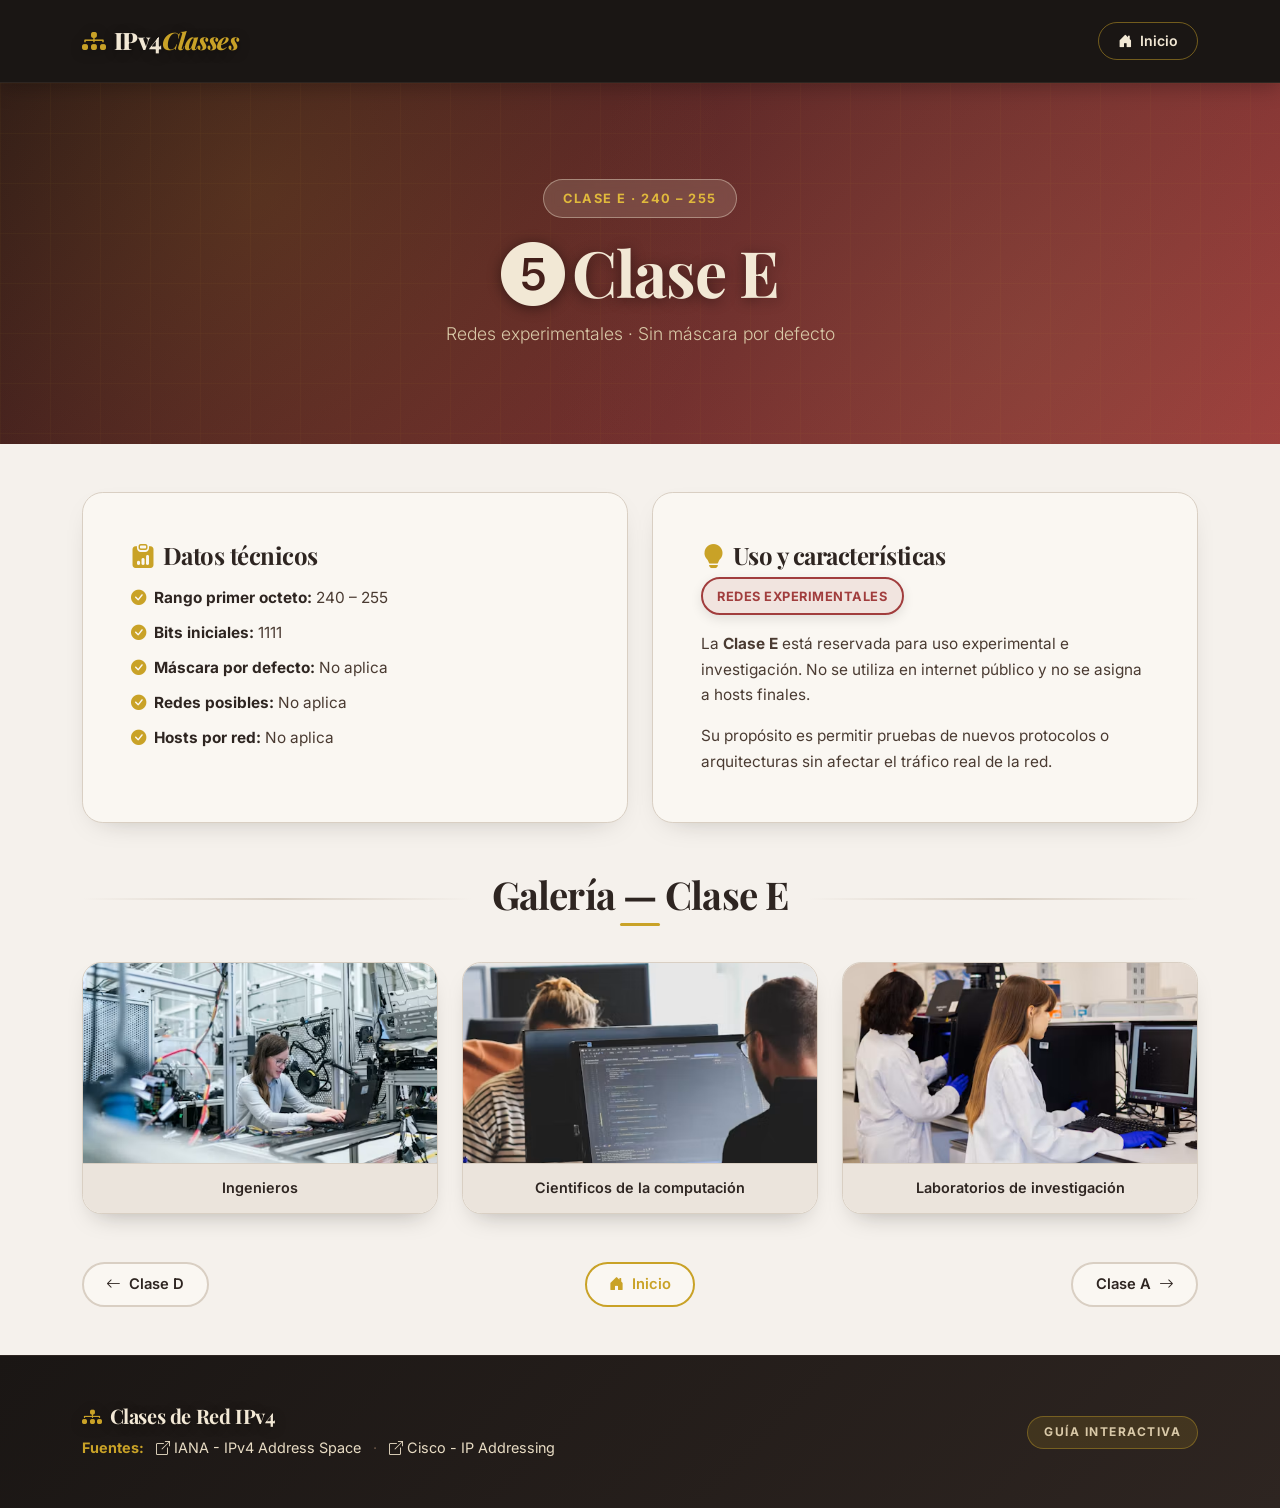
<file: clase-e.html>
<!DOCTYPE html>
<html lang="es">
<head>
  <meta charset="UTF-8">
  <meta name="viewport" content="width=device-width, initial-scale=1.0">
  <title>Clase E | Clases de Red IPv4</title>

  <link href="https://cdn.jsdelivr.net/npm/bootstrap@5.3.2/dist/css/bootstrap.min.css" rel="stylesheet">
  <link rel="stylesheet" href="https://cdn.jsdelivr.net/npm/bootstrap-icons@1.11.1/font/bootstrap-icons.css">
  <link rel="preconnect" href="https://fonts.googleapis.com">
  <link rel="preconnect" href="https://fonts.gstatic.com" crossorigin>
  <link href="https://fonts.googleapis.com/css2?family=Playfair+Display:wght@600;700;800&family=Inter:wght@300;400;500;600;700&family=JetBrains+Mono:wght@500&display=swap" rel="stylesheet">

  <link rel="stylesheet" href="css/styles.css">
</head>
<body class="pagina-clase pagina-clase-e">

  <nav class="navbar navbar-expand-lg navbar-custom sticky-top">
    <div class="container">
      <a class="navbar-brand" href="index.html">
        <i class="bi bi-diagram-3-fill me-2"></i>IPv4<span class="brand-accent">Classes</span>
      </a>
      <div class="ms-auto">
        <a href="index.html" class="btn btn-nav-outline">
          <i class="bi bi-house-door-fill me-2"></i>Inicio
        </a>
      </div>
    </div>
  </nav>

  <header class="hero-clase text-center">
    <div class="hero-clase-overlay"></div>
    <div class="container py-5 position-relative">
      <span class="badge-clase mb-3 d-inline-block">Clase E · 240 – 255</span>
      <h1 class="display-3 fw-bold mb-2">
        <i class="bi bi-5-circle-fill me-2"></i>Clase E
      </h1>
      <p class="lead mb-0">Redes experimentales · Sin máscara por defecto</p>
    </div>
  </header>

  <main class="container my-5">

    <section class="row g-4 mb-5">
      <div class="col-lg-6">
        <div class="info-card p-4 p-md-5 h-100">
          <h2 class="h4 mb-3"><i class="bi bi-clipboard-data-fill me-2 text-gold"></i>Datos técnicos</h2>
          <ul class="list-unstyled mb-0 lista-tecnica">
            <li><i class="bi bi-check-circle-fill me-2"></i><strong>Rango primer octeto:</strong> 240 – 255</li>
            <li><i class="bi bi-check-circle-fill me-2"></i><strong>Bits iniciales:</strong> 1111</li>
            <li><i class="bi bi-check-circle-fill me-2"></i><strong>Máscara por defecto:</strong> No aplica</li>
            <li><i class="bi bi-check-circle-fill me-2"></i><strong>Redes posibles:</strong> No aplica</li>
            <li><i class="bi bi-check-circle-fill me-2"></i><strong>Hosts por red:</strong> No aplica</li>
          </ul>
        </div>
      </div>
      <div class="col-lg-6">
        <div class="info-card p-4 p-md-5 h-100">
          <div class="d-flex justify-content-between align-items-center mb-3 flex-wrap gap-2">
            <h2 class="h4 mb-0"><i class="bi bi-lightbulb-fill me-2 text-gold"></i>Uso y características</h2>
            <span class="badge-clase-info badge-e">Redes experimentales</span>
          </div>
          <p>
            La <strong>Clase E</strong> está reservada para uso experimental e investigación.
            No se utiliza en internet público y no se asigna a hosts finales.
          </p>
          <p class="mb-0">
            Su propósito es permitir pruebas de nuevos protocolos o arquitecturas sin afectar
            el tráfico real de la red.
          </p>
        </div>
      </div>
    </section>

    <section class="mb-5">
      <div class="section-title">
        <span class="section-line"></span>
        <h2>Galería — Clase E</h2>
        <span class="section-line"></span>
      </div>
      <div class="row g-4">
        <div class="col-md-4">
          <div class="galeria-item">
            <img src="img/e-1.avif" alt="Esquema general">
            <div class="galeria-caption">Ingenieros</div>
          </div>
        </div>
        <div class="col-md-4">
          <div class="galeria-item">
            <img src="img/e-2.avif" alt="Ejemplo de investigación">
            <div class="galeria-caption">Cientificos de la computación</div>
          </div>
        </div>
        <div class="col-md-4">
          <div class="galeria-item">
            <img src="img/e-3.avif" alt="Aplicación práctica">
            <div class="galeria-caption">Laboratorios de investigación</div>
          </div>
        </div>
      </div>
    </section>

    <section class="d-flex flex-wrap justify-content-between gap-3 mt-5">
      <a href="clase-d.html" class="btn btn-nav-clase">
        <i class="bi bi-arrow-left me-2"></i>Clase D
      </a>
      <a href="index.html" class="btn btn-nav-clase btn-nav-central">
        <i class="bi bi-house-door-fill me-2"></i>Inicio
      </a>
      <a href="clase-a.html" class="btn btn-nav-clase">
        Clase A<i class="bi bi-arrow-right ms-2"></i>
      </a>
    </section>

  </main>

  <footer class="footer-custom py-5 mt-5">
    <div class="container">
      <div class="row align-items-center">
        <div class="col-md-6 mb-3 mb-md-0">
          <h5 class="mb-1"><i class="bi bi-diagram-3-fill me-2 text-gold"></i>Clases de Red IPv4</h5>
          <div class="footer-sources mt-2">
            <span class="source-label">Fuentes:</span>
            <a href="https://www.iana.org/assignments/ipv4-address-space/ipv4-address-space.xhtml" target="_blank" rel="noopener noreferrer">
              <i class="bi bi-box-arrow-up-right me-1"></i>IANA - IPv4 Address Space
            </a>
            <span class="source-sep">·</span>
            <a href="https://www.cisco.com/c/en/us/support/docs/ip/routing-information-protocol-rip/13788-3.html" target="_blank" rel="noopener noreferrer">
              <i class="bi bi-box-arrow-up-right me-1"></i>Cisco - IP Addressing
            </a>
          </div>
        </div>
        <div class="col-md-6 text-md-end">
          <span class="footer-tag">Guía Interactiva</span>
        </div>
      </div>
    </div>
  </footer>

  <script src="https://cdn.jsdelivr.net/npm/bootstrap@5.3.2/dist/js/bootstrap.bundle.min.js"></script>
  <script src="js/script.js"></script>
</body>
</html>
</file>
<file: css/styles.css>
/* =========================================================
   VARIABLES GLOBALES
   Paleta: marrón carbón + negro + gris + beige + dorado
   ========================================================= */
:root {
  --carbon: #1a1614;
  --coal: #221c19;
  --brown-deep: #2e2521;
  --brown: #4a3b32;
  --brown-soft: #6b5748;

  --cream: #f5f1ec;
  --cream-soft: #ebe4dc;
  --paper: #faf7f2;
  --line: #d9cfc3;

  --text-dark: #1a1614;
  --text-body: #4a3b32;
  --text-muted: #8a7867;

  --beige: #f2e8d5;
  --beige-soft: #e8dcc4;
  --beige-warm: #d9c9a8;

  --gold: #c9a227;
  --gold-bright: #e0b93c;
  --gold-soft: #f2d97c;

  --color-a: #8b6f47;
  --color-b: #6b8e5a;
  --color-c: #c9a227;
  --color-d: #8a5a8f;
  --color-e: #a13d3d;
}

* { scroll-behavior: smooth; }

body {
  font-family: 'Inter', sans-serif;
  background-color: var(--cream);
  color: var(--text-body);
  overflow-x: hidden;
  line-height: 1.65;
}

h1, h2, h3, h4, h5 {
  font-family: 'Playfair Display', serif;
  color: var(--text-dark);
  letter-spacing: -0.02em;
}

code {
  font-family: 'JetBrains Mono', monospace;
  background: var(--cream-soft);
  padding: 2px 8px;
  border-radius: 6px;
  color: var(--brown-deep);
  font-size: 0.88em;
  border: 1px solid var(--line);
}

.text-gold { color: var(--gold) !important; }
.text-muted-custom { color: var(--text-muted); }

/* ---------------------------------------------------------
   TÍTULOS SOBRE FONDO OSCURO -> BEIGE
   --------------------------------------------------------- */
.hero-title,
.hero-clase h1,
.cidr-title,
.navbar-custom .navbar-brand,
.footer-custom h5 {
  color: var(--beige) !important;
  text-shadow: 0 2px 12px rgba(0, 0, 0, 0.35);
}

.hero-subtitle,
.hero-clase .lead,
.footer-custom small {
  color: var(--beige-warm) !important;
}

.badge-hero,
.badge-clase,
.tag-gold {
  color: var(--gold-bright) !important;
}

.footer-tag {
  color: var(--beige-warm) !important;
}

/* =========================================================
   NAVBAR
   ========================================================= */
.navbar-custom {
  background: var(--carbon);
  border-bottom: 1px solid var(--brown-deep);
  padding: 1rem 0;
  box-shadow: 0 4px 20px rgba(0, 0, 0, 0.25);
  transition: background 0.35s ease, box-shadow 0.35s ease, padding 0.35s ease;
}

.navbar-custom .navbar-brand {
  font-family: 'Playfair Display', serif;
  font-weight: 800;
  font-size: 1.5rem;
  letter-spacing: -0.02em;
}

.navbar-custom .navbar-brand i {
  color: var(--gold);
}

.brand-accent {
  color: var(--gold);
  font-style: italic;
}

.navbar-custom .nav-link {
  color: var(--beige-soft) !important;
  font-weight: 500;
  font-size: 0.95rem;
  margin-left: 0.5rem;
  transition: color 0.2s ease;
}

.navbar-custom .nav-link:hover {
  color: var(--gold-bright) !important;
}

.navbar-toggler {
  border: 1px solid var(--brown);
  padding: 0.35rem 0.6rem;
}

.navbar-toggler-icon {
  filter: invert(1) brightness(2);
}

.navbar-custom.navbar-scrolled {
  background: rgba(26, 22, 20, 0.95);
  backdrop-filter: blur(12px);
  -webkit-backdrop-filter: blur(12px);
  box-shadow: 0 6px 24px rgba(0, 0, 0, 0.4);
  padding: 0.65rem 0;
  border-bottom: 1px solid rgba(201, 162, 39, 0.35);
}

.navbar-custom.navbar-scrolled .navbar-brand {
  font-size: 1.35rem;
}

.btn-nav-outline {
  background: transparent;
  color: var(--beige);
  border: 1px solid rgba(201, 162, 39, 0.5);
  border-radius: 50px;
  padding: 0.45rem 1.2rem;
  font-size: 0.88rem;
  font-weight: 600;
  text-decoration: none;
  transition: all 0.25s ease;
}

.btn-nav-outline:hover {
  background: var(--gold);
  color: var(--carbon);
  border-color: var(--gold);
}

/* =========================================================
   HERO (INDEX)
   ========================================================= */
.hero {
  position: relative;
  background:
    radial-gradient(ellipse at top left, rgba(201, 162, 39, 0.15) 0%, transparent 50%),
    radial-gradient(ellipse at bottom right, rgba(139, 111, 71, 0.25) 0%, transparent 50%),
    linear-gradient(135deg, #1a1614 0%, #221c19 40%, #2e2521 100%);
  color: var(--cream);
  overflow: hidden;
  padding: 4rem 0;
}

.hero::before {
  content: "";
  position: absolute;
  inset: 0;
  background-image:
    linear-gradient(rgba(201, 162, 39, 0.04) 1px, transparent 1px),
    linear-gradient(90deg, rgba(201, 162, 39, 0.04) 1px, transparent 1px);
  background-size: 60px 60px;
  pointer-events: none;
}

.hero-overlay {
  position: absolute;
  bottom: -1px;
  left: 0;
  right: 0;
  height: 80px;
  background: linear-gradient(to bottom, transparent, var(--cream));
  pointer-events: none;
}

.hero-title {
  font-family: 'Playfair Display', serif;
  font-size: clamp(2.5rem, 6vw, 4.5rem);
  font-weight: 800;
  line-height: 1.05;
  margin-bottom: 1rem;
}

.accent-word {
  color: var(--gold-bright) !important;
  font-style: italic;
  position: relative;
  display: inline-block;
}

.accent-word::after {
  content: "";
  position: absolute;
  left: 0;
  bottom: 0.05em;
  width: 100%;
  height: 0.08em;
  background: var(--gold-bright);
  opacity: 0.6;
  border-radius: 4px;
}

.hero-subtitle {
  font-size: 1.15rem;
  max-width: 780px;
  opacity: 0.92;
}

.badge-hero {
  background: rgba(201, 162, 39, 0.15);
  border: 1px solid rgba(201, 162, 39, 0.4);
  padding: 0.5rem 1.3rem;
  border-radius: 50px;
  font-size: 0.82rem;
  font-weight: 600;
  letter-spacing: 1.5px;
  text-transform: uppercase;
}

.btn-gold {
  background: linear-gradient(135deg, var(--gold) 0%, var(--gold-bright) 100%);
  color: var(--carbon);
  border: none;
  border-radius: 50px;
  padding: 0.85rem 2rem;
  font-weight: 700;
  font-size: 1rem;
  box-shadow: 0 10px 24px -8px rgba(201, 162, 39, 0.5);
  transition: all 0.25s ease;
}

.btn-gold:hover {
  background: linear-gradient(135deg, var(--gold-bright) 0%, var(--gold) 100%);
  color: var(--carbon);
  transform: translateY(-3px);
  box-shadow: 0 16px 32px -8px rgba(201, 162, 39, 0.65);
}

/* =========================================================
   INTRO CARD
   ========================================================= */
.intro-card {
  background: var(--paper);
  border: 1px solid var(--line);
  border-left: 6px solid var(--gold);
  border-radius: 1.2rem;
  box-shadow: 0 10px 30px -18px rgba(26, 22, 20, 0.35);
  position: relative;
  overflow: hidden;
}

.intro-card::after {
  content: "";
  position: absolute;
  top: -40px;
  right: -40px;
  width: 140px;
  height: 140px;
  background: radial-gradient(circle, rgba(201, 162, 39, 0.12), transparent 70%);
  border-radius: 50%;
  pointer-events: none;
}

.intro-icon {
  font-size: 3rem;
  color: var(--gold);
}

.intro-card h2 {
  color: var(--brown-deep);
  font-weight: 700;
}

.intro-card p {
  color: var(--text-body);
  font-size: 1.02rem;
}

/* =========================================================
   TÍTULOS DE SECCIÓN
   ========================================================= */
.section-title {
  display: flex;
  align-items: center;
  gap: 1.2rem;
  margin-bottom: 2.2rem;
}

.section-line {
  flex: 1;
  height: 2px;
  background: linear-gradient(90deg, transparent, var(--line), transparent);
}

.section-title h2 {
  font-family: 'Playfair Display', serif;
  font-size: clamp(1.7rem, 3.5vw, 2.4rem);
  font-weight: 700;
  color: var(--brown-deep);
  margin: 0;
  white-space: nowrap;
  position: relative;
}

.section-title h2::after {
  content: "";
  display: block;
  width: 40px;
  height: 3px;
  background: var(--gold);
  margin: 0.4rem auto 0;
  border-radius: 2px;
}

/* =========================================================
   PORTADAS DE CLASES (INDEX)
   ========================================================= */
.portada-card {
  background: var(--paper);
  border-radius: 1.3rem;
  overflow: hidden;
  box-shadow: 0 14px 34px -18px rgba(26, 22, 20, 0.4);
  transition: transform 0.35s ease, box-shadow 0.35s ease;
  height: 100%;
  display: flex;
  flex-direction: column;
  border: 1px solid var(--line);
}

.portada-card:hover {
  transform: translateY(-10px);
  box-shadow: 0 26px 50px -20px rgba(26, 22, 20, 0.5);
}

.portada-img {
  position: relative;
  height: 220px;
  overflow: hidden;
}

.portada-img::after {
  content: "";
  position: absolute;
  inset: 0;
  background: linear-gradient(to top, rgba(26, 22, 20, 0.6) 0%, transparent 55%);
  pointer-events: none;
}

.portada-img img {
  width: 100%;
  height: 100%;
  object-fit: cover;
  transition: transform 0.6s ease;
}

.portada-card:hover .portada-img img {
  transform: scale(1.08);
}

.portada-badge {
  position: absolute;
  top: 16px;
  left: 16px;
  background: var(--gold);
  color: var(--carbon);
  font-size: 0.72rem;
  font-weight: 800;
  letter-spacing: 1.5px;
  text-transform: uppercase;
  padding: 0.4rem 0.9rem;
  border-radius: 30px;
  box-shadow: 0 4px 14px rgba(201, 162, 39, 0.5);
  z-index: 2;
}

.portada-rango {
  position: absolute;
  bottom: 16px;
  right: 16px;
  background: rgba(26, 22, 20, 0.85);
  color: var(--beige);
  font-size: 0.82rem;
  font-weight: 600;
  padding: 0.35rem 0.95rem;
  border-radius: 30px;
  backdrop-filter: blur(6px);
  font-family: 'JetBrains Mono', monospace;
  border: 1px solid rgba(201, 162, 39, 0.4);
  z-index: 2;
}

.portada-body {
  padding: 1.5rem 1.4rem 1.6rem;
  display: flex;
  flex-direction: column;
  flex: 1;
}

.portada-body h3 {
  font-family: 'Playfair Display', serif;
  font-weight: 700;
  color: var(--brown-deep);
  font-size: 1.5rem;
  margin-bottom: 0.4rem;
}

.portada-desc {
  font-size: 0.93rem;
  color: var(--text-muted);
  margin-bottom: 1.2rem;
}

.btn-portada {
  margin-top: auto;
  background: var(--carbon);
  color: var(--beige);
  border: 1px solid var(--carbon);
  border-radius: 50px;
  padding: 0.7rem 1.4rem;
  font-weight: 600;
  font-size: 0.9rem;
  text-decoration: none;
  transition: all 0.25s ease;
  align-self: flex-start;
  display: inline-flex;
  align-items: center;
}

.btn-portada:hover {
  background: var(--gold);
  color: var(--carbon);
  border-color: var(--gold);
  transform: translateY(-2px);
  box-shadow: 0 10px 20px -8px rgba(201, 162, 39, 0.6);
}

.btn-portada i {
  color: var(--gold-bright);
  transition: color 0.2s;
}

.btn-portada:hover i {
  color: var(--carbon);
}

.portada-a { border-top: 5px solid var(--color-a); }
.portada-b { border-top: 5px solid var(--color-b); }
.portada-c { border-top: 5px solid var(--color-c); }
.portada-d { border-top: 5px solid var(--color-d); }
.portada-e { border-top: 5px solid var(--color-e); }

/* =========================================================
   PÁGINAS INDIVIDUALES - HERO
   ========================================================= */
.hero-clase {
  position: relative;
  color: var(--beige);
  overflow: hidden;
  padding: 3rem 0;
  background: linear-gradient(135deg, #1a1614, #2e2521);
}

.hero-clase::before {
  content: "";
  position: absolute;
  inset: 0;
  background-image:
    radial-gradient(circle at 20% 30%, rgba(201, 162, 39, 0.15), transparent 45%),
    radial-gradient(circle at 80% 70%, rgba(139, 111, 71, 0.2), transparent 45%);
  pointer-events: none;
}

.hero-clase-overlay {
  position: absolute;
  inset: 0;
  background-image:
    linear-gradient(rgba(201, 162, 39, 0.04) 1px, transparent 1px),
    linear-gradient(90deg, rgba(201, 162, 39, 0.04) 1px, transparent 1px);
  background-size: 50px 50px;
  pointer-events: none;
}

.pagina-clase-a .hero-clase { background: linear-gradient(135deg, #2a2118, #8b6f47); }
.pagina-clase-b .hero-clase { background: linear-gradient(135deg, #1c2418, #6b8e5a); }
.pagina-clase-c .hero-clase { background: linear-gradient(135deg, #2e2512, #c9a227); }
.pagina-clase-d .hero-clase { background: linear-gradient(135deg, #221826, #8a5a8f); }
.pagina-clase-e .hero-clase { background: linear-gradient(135deg, #291616, #a13d3d); }

.hero-clase h1 {
  color: var(--beige) !important;
  font-weight: 800;
  text-shadow: 0 2px 14px rgba(0, 0, 0, 0.45);
}

.hero-clase .lead {
  color: var(--beige-warm) !important;
  font-size: 1.1rem;
}

.badge-clase {
  background: rgba(242, 232, 213, 0.15);
  border: 1px solid rgba(242, 232, 213, 0.4);
  padding: 0.5rem 1.2rem;
  border-radius: 50px;
  font-size: 0.8rem;
  font-weight: 700;
  letter-spacing: 1.5px;
  text-transform: uppercase;
  backdrop-filter: blur(6px);
}

/* =========================================================
   TARJETAS DE INFORMACIÓN (PÁGINAS INTERNAS)
   ========================================================= */
.info-card {
  background: var(--paper);
  border: 1px solid var(--line);
  border-radius: 1.3rem;
  box-shadow: 0 10px 30px -18px rgba(26, 22, 20, 0.35);
  transition: transform 0.25s ease, box-shadow 0.25s ease;
}

.info-card:hover {
  transform: translateY(-4px);
  box-shadow: 0 18px 34px -18px rgba(26, 22, 20, 0.45);
}

.info-card h2 {
  color: var(--brown-deep);
  font-weight: 700;
}

.info-card ul li {
  margin-bottom: 0.6rem;
  font-size: 0.96rem;
  color: var(--text-body);
}

.info-card ul li i {
  color: var(--gold);
}

.info-card p {
  font-size: 0.96rem;
  color: var(--text-body);
}

.lista-tecnica li strong {
  color: var(--brown-deep);
}

/* =========================================================
   GALERÍA INTERIOR
   ========================================================= */
.galeria-item {
  position: relative;
  border-radius: 1.2rem;
  overflow: hidden;
  background: var(--paper);
  box-shadow: 0 12px 26px -14px rgba(26, 22, 20, 0.35);
  transition: transform 0.3s ease, box-shadow 0.3s ease;
  border: 1px solid var(--line);
}

.galeria-item:hover {
  transform: translateY(-6px);
  box-shadow: 0 22px 36px -18px rgba(26, 22, 20, 0.5);
}

.galeria-item img {
  width: 100%;
  height: 200px;
  object-fit: cover;
  display: block;
  transition: transform 0.5s ease;
}

.galeria-item:hover img {
  transform: scale(1.05);
}

.galeria-caption {
  padding: 0.8rem 1rem;
  font-size: 0.9rem;
  font-weight: 600;
  color: var(--brown-deep);
  text-align: center;
  background: var(--cream-soft);
  border-top: 1px solid var(--line);
}

/* =========================================================
   BOTONES DE NAVEGACIÓN ENTRE CLASES
   ========================================================= */
.btn-nav-clase {
  background: var(--paper);
  color: var(--brown-deep);
  border: 2px solid var(--line);
  border-radius: 50px;
  padding: 0.6rem 1.4rem;
  font-weight: 600;
  font-size: 0.92rem;
  text-decoration: none;
  transition: all 0.25s ease;
}

.btn-nav-clase:hover {
  background: var(--carbon);
  color: var(--beige);
  border-color: var(--carbon);
  transform: translateY(-2px);
}

.btn-nav-central {
  border-color: var(--gold);
  color: var(--gold);
}

.btn-nav-central:hover {
  background: var(--gold);
  color: var(--carbon);
  border-color: var(--gold);
}

/* =========================================================
   CIDR
   ========================================================= */
.cidr-card {
  background:
    radial-gradient(ellipse at top right, rgba(201, 162, 39, 0.18) 0%, transparent 50%),
    linear-gradient(135deg, #1a1614 0%, #2e2521 100%);
  color: var(--beige);
  position: relative;
  overflow: hidden;
  border-radius: 1.5rem;
  box-shadow: 0 20px 40px -20px rgba(26, 22, 20, 0.6);
}

.cidr-card::before {
  content: "";
  position: absolute;
  top: -60px;
  right: -60px;
  width: 220px;
  height: 220px;
  background: radial-gradient(circle, rgba(201, 162, 39, 0.3), transparent 70%);
  border-radius: 50%;
}

.cidr-title {
  color: var(--beige) !important;
  font-weight: 700;
}

.cidr-card p {
  color: var(--beige-warm) !important;
  font-size: 1rem;
}

.tag-gold {
  background: rgba(201, 162, 39, 0.15);
  border: 1px solid rgba(201, 162, 39, 0.4);
  padding: 0.35rem 1rem;
  border-radius: 30px;
  font-size: 0.75rem;
  font-weight: 700;
  letter-spacing: 1.5px;
  text-transform: uppercase;
}

.ejemplo-cidr {
  display: inline-block;
  background: rgba(242, 232, 213, 0.1);
  border: 1px solid rgba(201, 162, 39, 0.5);
  padding: 1rem 1.6rem;
  border-radius: 20px;
  font-family: 'JetBrains Mono', monospace;
  font-size: 1.35rem;
  font-weight: 500;
  color: var(--beige);
  backdrop-filter: blur(8px);
  box-shadow: 0 8px 24px rgba(0, 0, 0, 0.25);
}

/* =========================================================
   FOOTER
   ========================================================= */
.footer-custom {
  background: linear-gradient(135deg, #1a1614, #2e2521);
  border-top: 1px solid var(--brown-deep);
  color: var(--beige);
}

.footer-custom h5 {
  color: var(--beige) !important;
  font-weight: 700;
}

.footer-custom small,
.text-muted-custom {
  color: var(--beige-warm) !important;
}

.footer-tag {
  display: inline-block;
  background: rgba(201, 162, 39, 0.15);
  border: 1px solid rgba(201, 162, 39, 0.4);
  padding: 0.35rem 1rem;
  border-radius: 30px;
  font-size: 0.75rem;
  font-weight: 700;
  letter-spacing: 1.5px;
  text-transform: uppercase;
}

/* =========================================================
   ETIQUETAS DE INFORMACIÓN (Badges por clase)
   ========================================================= */
.badge-clase-info {
  display: inline-block;
  padding: 0.4rem 0.9rem;
  font-size: 0.8rem;
  font-weight: 700;
  border-radius: 50px;
  letter-spacing: 0.5px;
  text-transform: uppercase;
  border: 2px solid;
  box-shadow: 0 4px 12px rgba(0, 0, 0, 0.1);
}

.badge-a { background-color: rgba(139, 111, 71, 0.1); color: #8b6f47; border-color: #8b6f47; }
.badge-b { background-color: rgba(107, 142, 90, 0.1); color: #6b8e5a; border-color: #6b8e5a; }
.badge-c { background-color: rgba(201, 162, 39, 0.1); color: #c9a227; border-color: #c9a227; }
.badge-d { background-color: rgba(138, 90, 143, 0.1); color: #8a5a8f; border-color: #8a5a8f; }
.badge-e { background-color: rgba(161, 61, 61, 0.1); color: #a13d3d; border-color: #a13d3d; }

/* =========================================================
   FUENTES EN EL FOOTER
   ========================================================= */
.footer-sources {
  font-size: 0.9rem;
  color: var(--beige-soft);
}

.source-label {
  font-weight: 700;
  color: var(--gold);
  margin-right: 0.5rem;
}

.footer-sources a {
  color: var(--beige-soft);
  text-decoration: none;
  transition: color 0.2s ease;
}

.footer-sources a:hover {
  color: var(--gold-bright);
  text-decoration: underline;
}

.source-sep {
  margin: 0 0.5rem;
  color: var(--brown-soft);
}

/* =========================================================
   RESPONSIVE
   ========================================================= */
@media (max-width: 768px) {
  .hero { padding: 3rem 0; }
  .hero-title { font-size: 2.4rem; }
  .hero-subtitle { font-size: 1rem; }
  .portada-img { height: 180px; }
  .galeria-item img { height: 170px; }
  .ejemplo-cidr { font-size: 1.1rem; padding: 0.8rem 1.2rem; }
  .hero-clase { padding: 2rem 0; }
  .hero-clase h1 { font-size: 2.4rem; }
  .badge-clase-info { margin-top: 0.5rem; }
}

@media (max-width: 480px) {
  .portada-img { height: 160px; }
  .portada-body h3 { font-size: 1.2rem; }
  .section-title { gap: 0.6rem; }
  .galeria-item img { height: 150px; }
  .hero-title { font-size: 2rem; }
}
</file>
